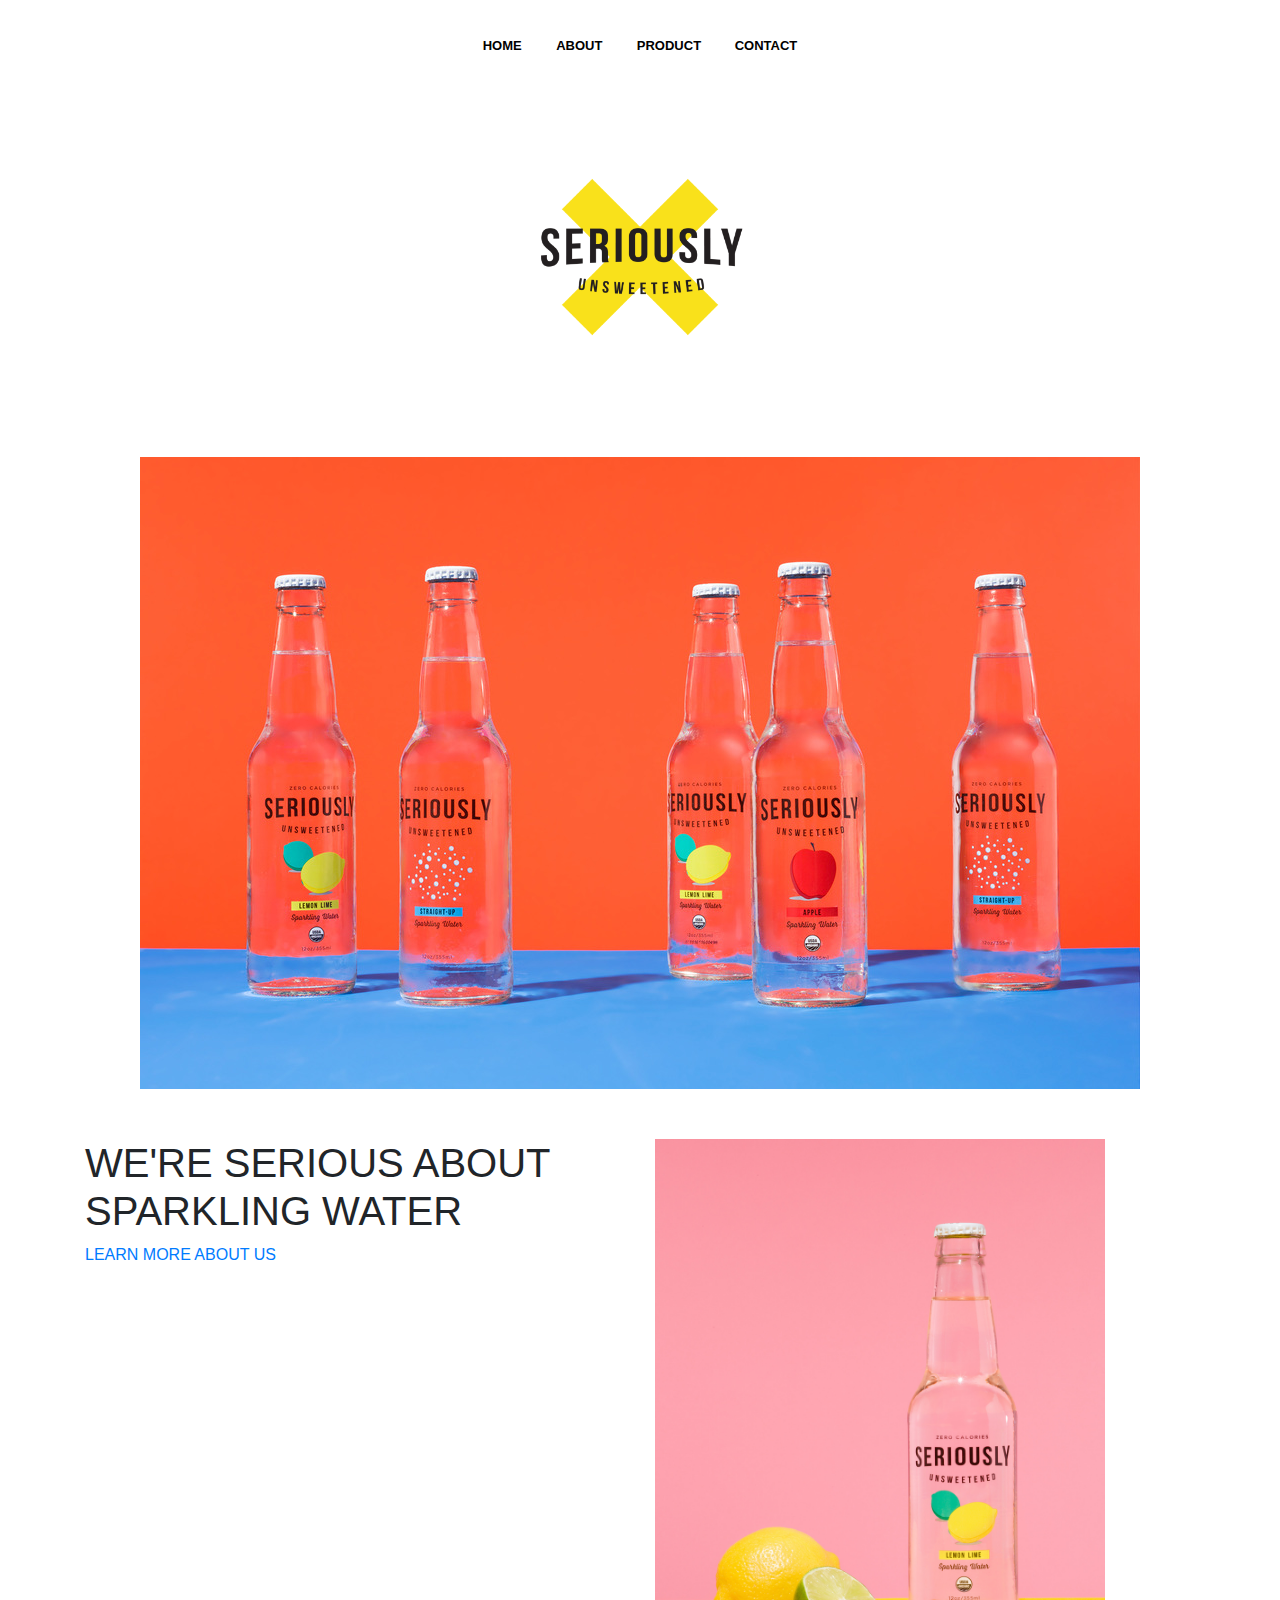
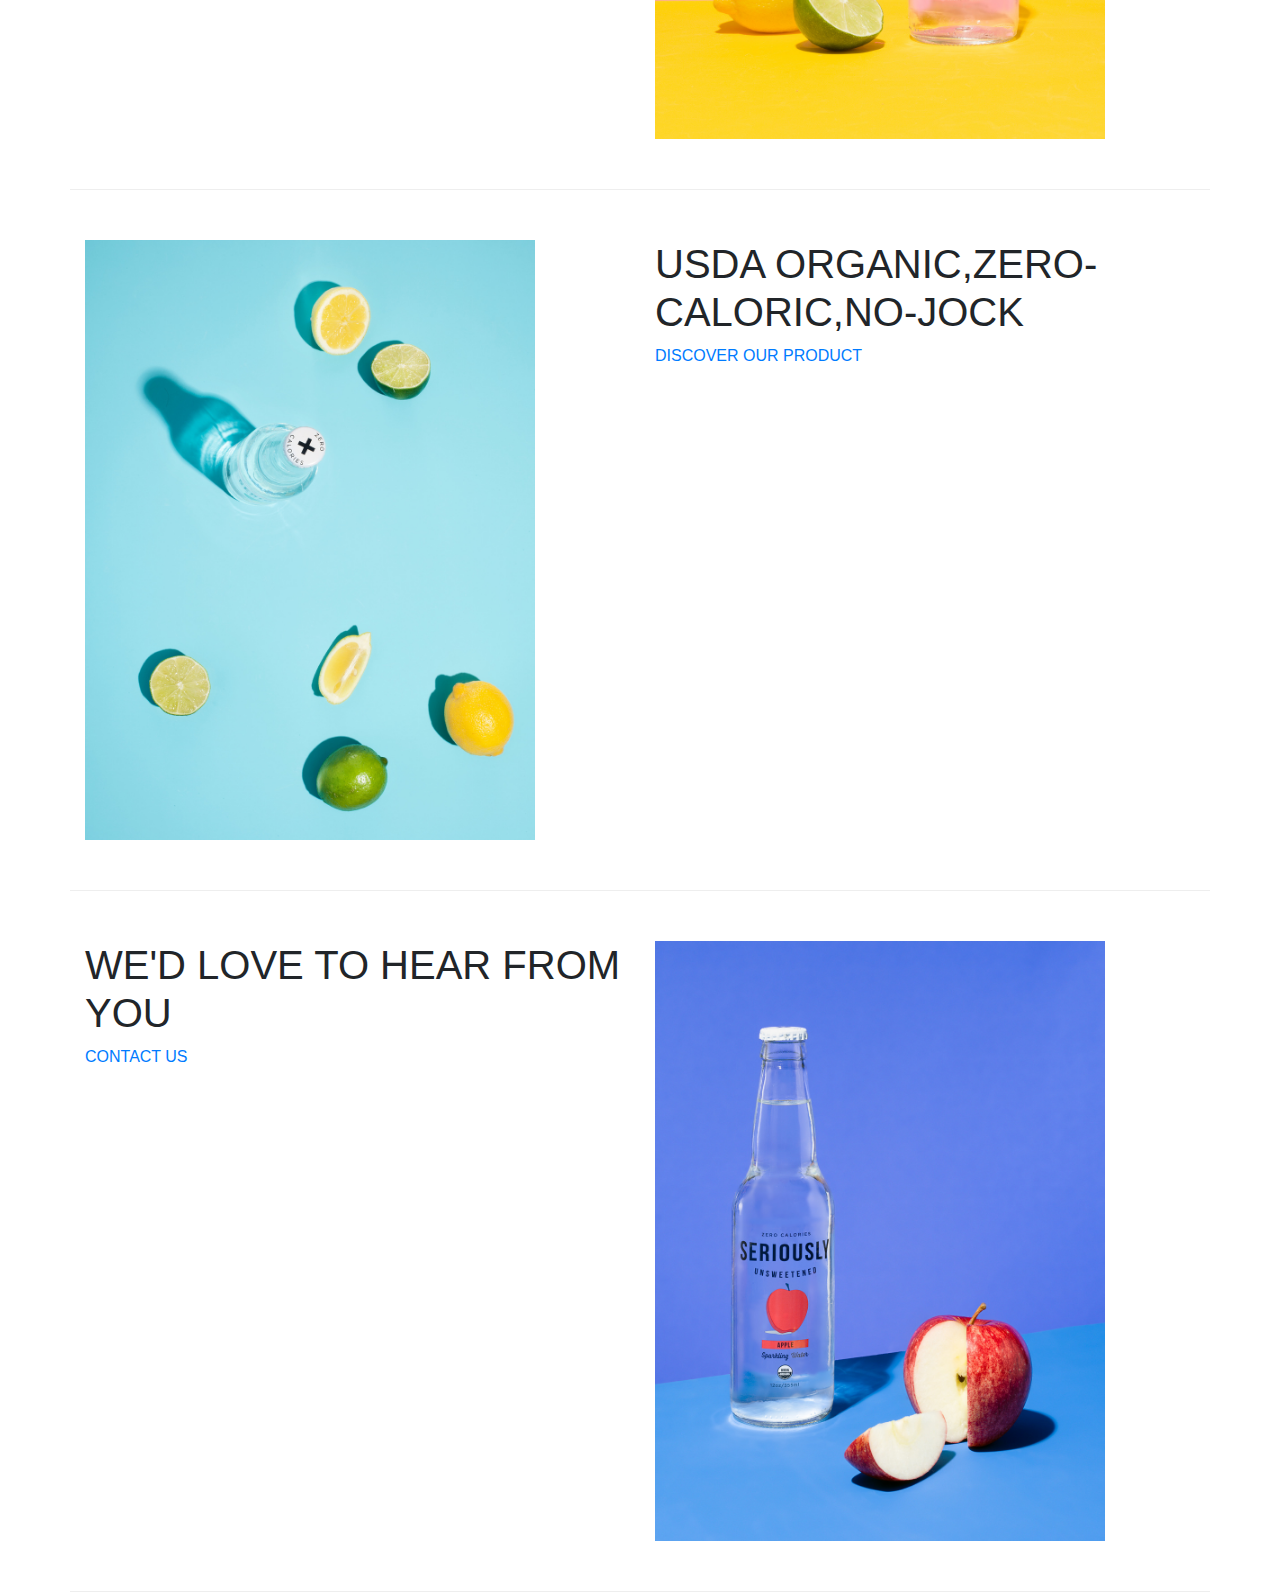
<file: index.html>
<html lang="en">
<head>
    <!-- Required meta tags always come first -->
    <meta charset="utf-8">
    <meta name="viewport" content="width=device-width, initial-scale=1, shrink-to-fit=no">
    <meta http-equiv="x-ua-compatible" content="ie=edge">

    <!-- Bootstrap CSS -->
    <link rel="stylesheet" href="bootstrap.min.css">
    <link rel="stylesheet" href="style.css">
    <title>drink-seriously</title>
</head>
<body>
    <nav class="container">
        <div class="nav">
            <a href="menu.html">
            <div class="menu-icon" id="icons">
                <span class="line"></span>
                <span class="line"></span>
                <span class="line"></span>
            </div></a>
        </div>
        <div class="content-nav">    
            <div class=" justify-content-center">
                <a href="index.html"><h5>home</h5></a>
                <a href="about.html"><h5>about</h5></a>
                <a href="product.html"><h5>product</h5</a>
                <a href="contact.html"><h5>contact</h5></a>
            </div>
        </div>
    </nav>

    <header>
        <div class="container">
            <div class="row justify-content-center head">
                <div class="img-1">
                    <img src="Seriously+Unsweetened.png" alt="">
                </div>
            </div>
        </div>    
    </header>

    <div>
        <div class="container">
            <div class="row justify-content-center">
                <div class="img-3">
                    <img src="SU_Collection.jpg" alt="">
                </div>
            </div>
        </div>
        <div class="container">
            <div class="row row-content justify-content-center">
                <div class="col-sm-6">
                    <h1>WE'RE SERIOUS ABOUT SPARKLING WATER</h1>
                    <a href="about.html">LEARN MORE ABOUT US</a>
                </div>
            
                <div class="col-sm-6">
                    <div class="img-2">
                        <img src="LL_1950wide.jpg" alt="">
                    </div>    
                </div>
            </div>
        </div>

        <div class="container">
            <div class="row row-content justify-content-center">
                <div class="col-sm-6 order-sm-last">
                    <h1>USDA ORGANIC,ZERO-CALORIC,NO-JOCK</h1>
                    <a href="product.html">DISCOVER OUR PRODUCT</a>
                </div> 
                <div class="col-sm-6 order-sm-first">   
                    <div class="img-2">
                        <img src="OVERHEAD_1950wide.jpg" alt="">
                    </div>    
                </div>    
            </div>
        </div>

        <div class="container">
            <div class="row row-content justify-content-center">
                <div class="col-sm-6 ">
                    <h1>WE'D LOVE TO HEAR FROM YOU</h1>
                    <a href="contact">CONTACT US</a>
                </div>
                <div class="col-sm-6 ">
                    <div class="img-2">    
                        <img src="APPLE_1950wide.jpg" alt="">
                    </div>    
                </div>    
            </div>
        </div>
    </div>
    <footer>
        <div class="row">
            <div>
            </div>
        </div>
    </footer>
      <!-- jQuery first, then Popper.js, then Bootstrap JS. -->
      <script src="jquery.slim.min.js"></script>
      <script src="popper.min.js"></script>
      <script src="bootstrap.min.js"></script>
</body>
</html>
</file>
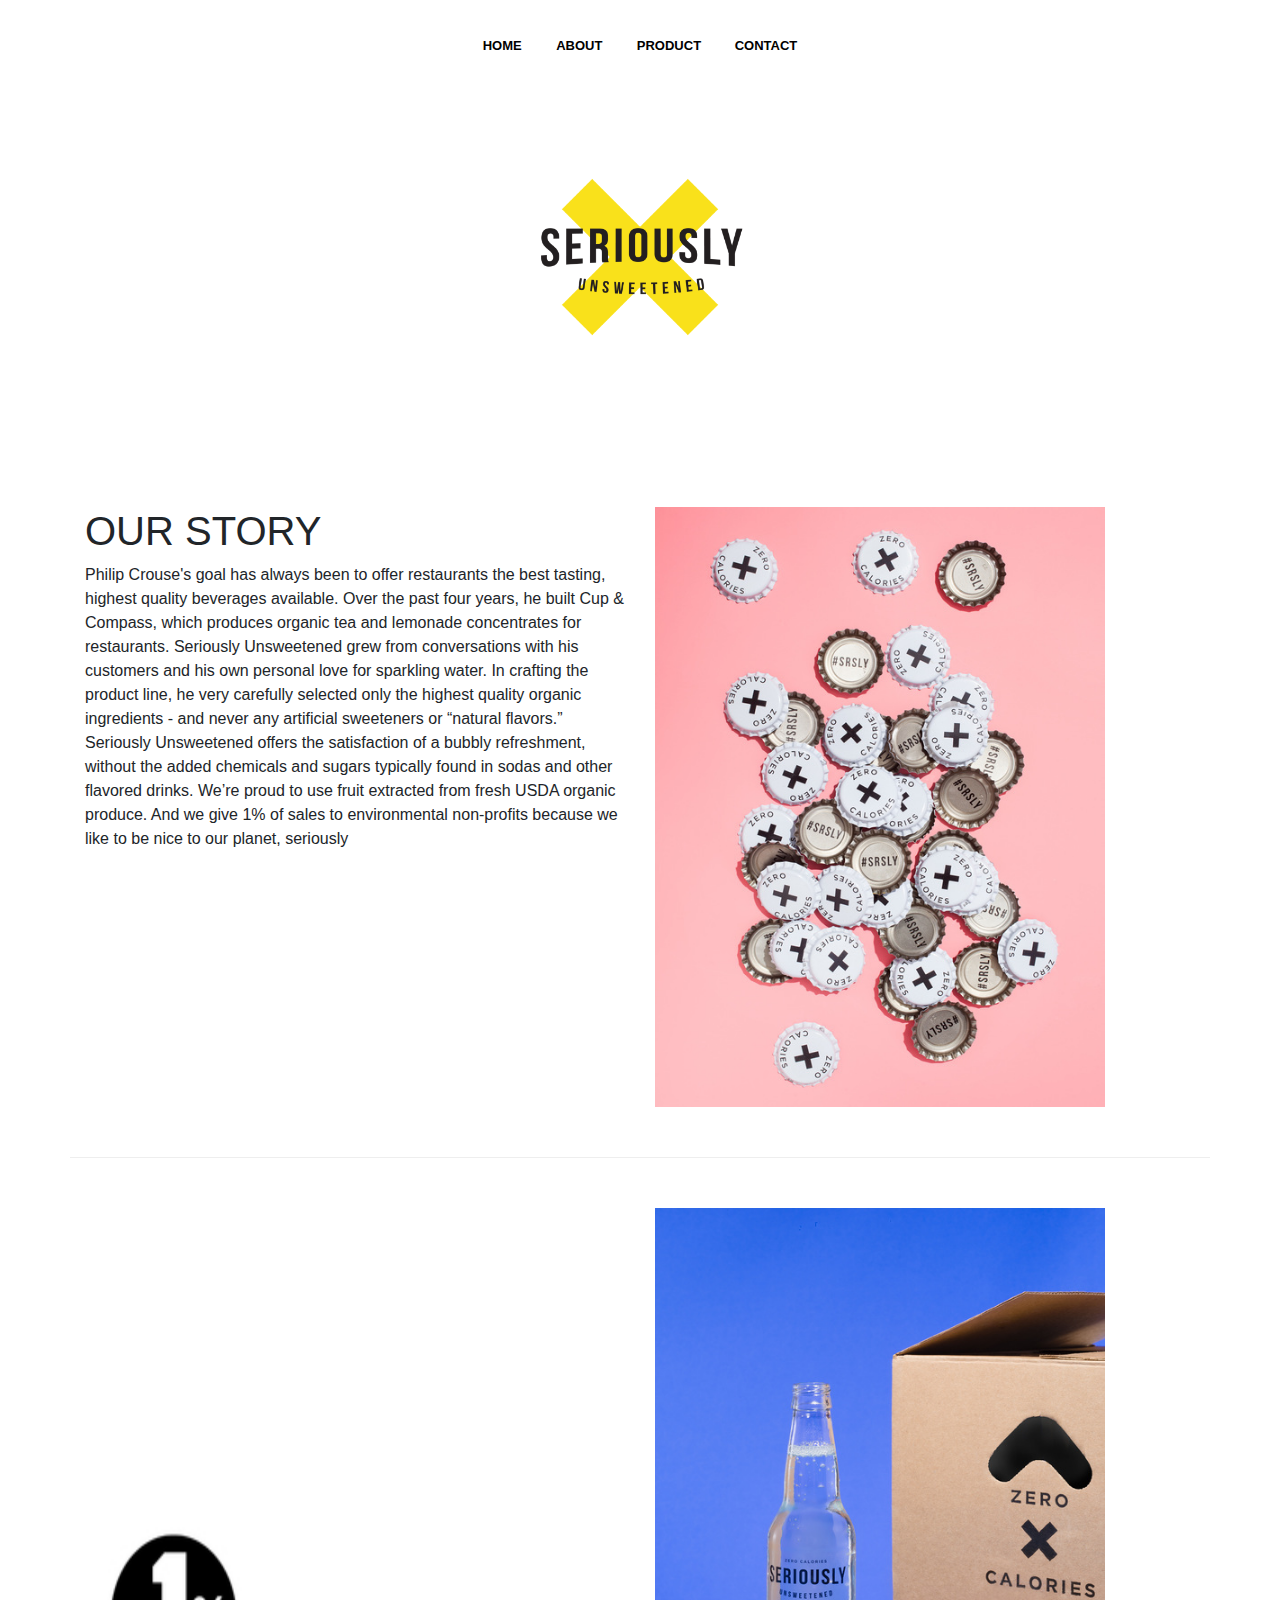
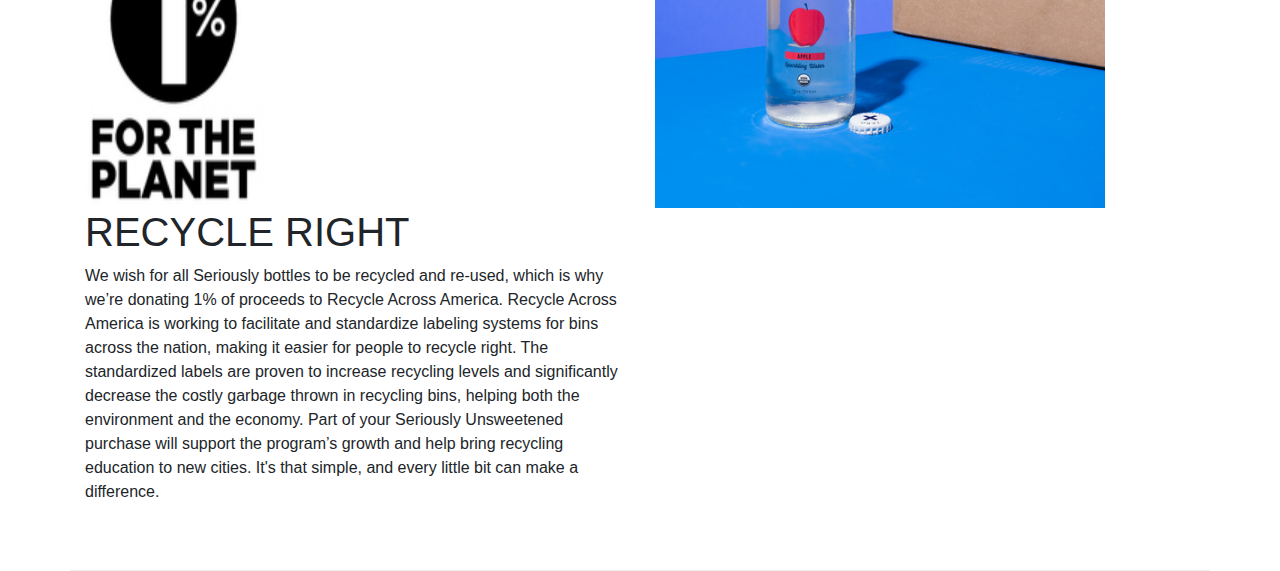
<file: about.html>
<html lang="en">
<head>
    <!-- Required meta tags always come first -->
    <meta charset="utf-8">
    <meta name="viewport" content="width=device-width, initial-scale=1, shrink-to-fit=no">
    <meta http-equiv="x-ua-compatible" content="ie=edge">

    <!-- Bootstrap CSS -->
    <link rel="stylesheet" href="bootstrap.min.css">
    <link rel="stylesheet" href="style.css">
    <title>drink-seriously-about</title>
</head>
<body>
    <nav class="container">
        <div class="nav">
            <a href="menu.html">
            <div class="menu-icon" id="icons">
                <span class="line"></span>
                <span class="line"></span>
                <span class="line"></span>
            </div></a>
        </div>
        <div class="content-nav">    
            <div class=" justify-content-center">
                <a href="index.html"><h5>home</h5></a>
                <a href="about.html"><h5>about</h5></a>
                <a href="product.html"><h5>product</h5</a>
                <a href="contact.html"><h5>contact</h5></a>
            </div>
        </div>
    </nav>

    <header>
        <div class="container">
            <div class="row justify-content-center head">
                <div class="img-1">
                    <img src="Seriously+Unsweetened.png" alt="">
                </div>
            </div>
        </div>    
    </header>

    <div>
        <div class="container">
            <div class="row row-content justify-content-center">
                <div class="col-sm-6">
                    <h1>OUR STORY</h1>
                    <p>Philip Crouse's goal has always been to offer restaurants the best tasting, highest quality beverages available. Over the past four years, he built Cup & Compass, which produces organic tea and lemonade concentrates for restaurants. Seriously Unsweetened grew from conversations with his customers and his own personal love for sparkling water.

                        In crafting the product line, he very carefully selected only the highest quality organic ingredients - and never any artificial sweeteners or “natural flavors.” Seriously Unsweetened offers the satisfaction of a bubbly refreshment, without the added chemicals and sugars typically found in sodas and other flavored drinks. We’re proud to use fruit extracted from fresh USDA organic produce. And we give 1% of sales to environmental non-profits because we like to be nice to our planet, seriously</p>
                </div>
            
                <div class="col-sm-6">
                    <div class="img-4">
                        <img src="image-asset.jpeg" alt="">
                    </div>
                         
                </div>
            </div>
        </div>

        <div class="container">
            <div class="row row-content justify-content-center">
                <div class="col-sm-6 order-sm-last">
                    <div class="img-4">
                        <img src="SHRIMP.jpg" alt="">
                    </div>
                    
                </div> 
                <div class="col-sm-6 order-sm-first">   
                    <div class="img-4">
                        <img src="BLACK-1PERCENT-SMALL-CORNER-01-01.jpg" alt="">
                        <h1>RECYCLE RIGHT</h1>
                        <p>We wish for all Seriously bottles to be recycled and re-used, which is why we’re donating 1% of proceeds to Recycle Across America. Recycle Across America is working to facilitate and standardize labeling systems for bins across the nation, making it easier for people to recycle right. The standardized labels are proven to increase recycling levels and significantly decrease the costly garbage thrown in recycling bins, helping both the environment and the economy. Part of your Seriously Unsweetened purchase will support the program’s growth and help bring recycling education to new cities. It's that simple, and every little bit can make a difference. </p>
                    </div>    
                </div>    
            </div>
        </div>
    </div>
    <footer>
        <div class="row">
            <div>
            </div>
        </div>
    </footer>
      <!-- jQuery first, then Popper.js, then Bootstrap JS. -->
      <script src="jquery.slim.min.js"></script>
      <script src="popper.min.js"></script>
      <script src="bootstrap.min.js"></script>
</body>
</html>
</file>
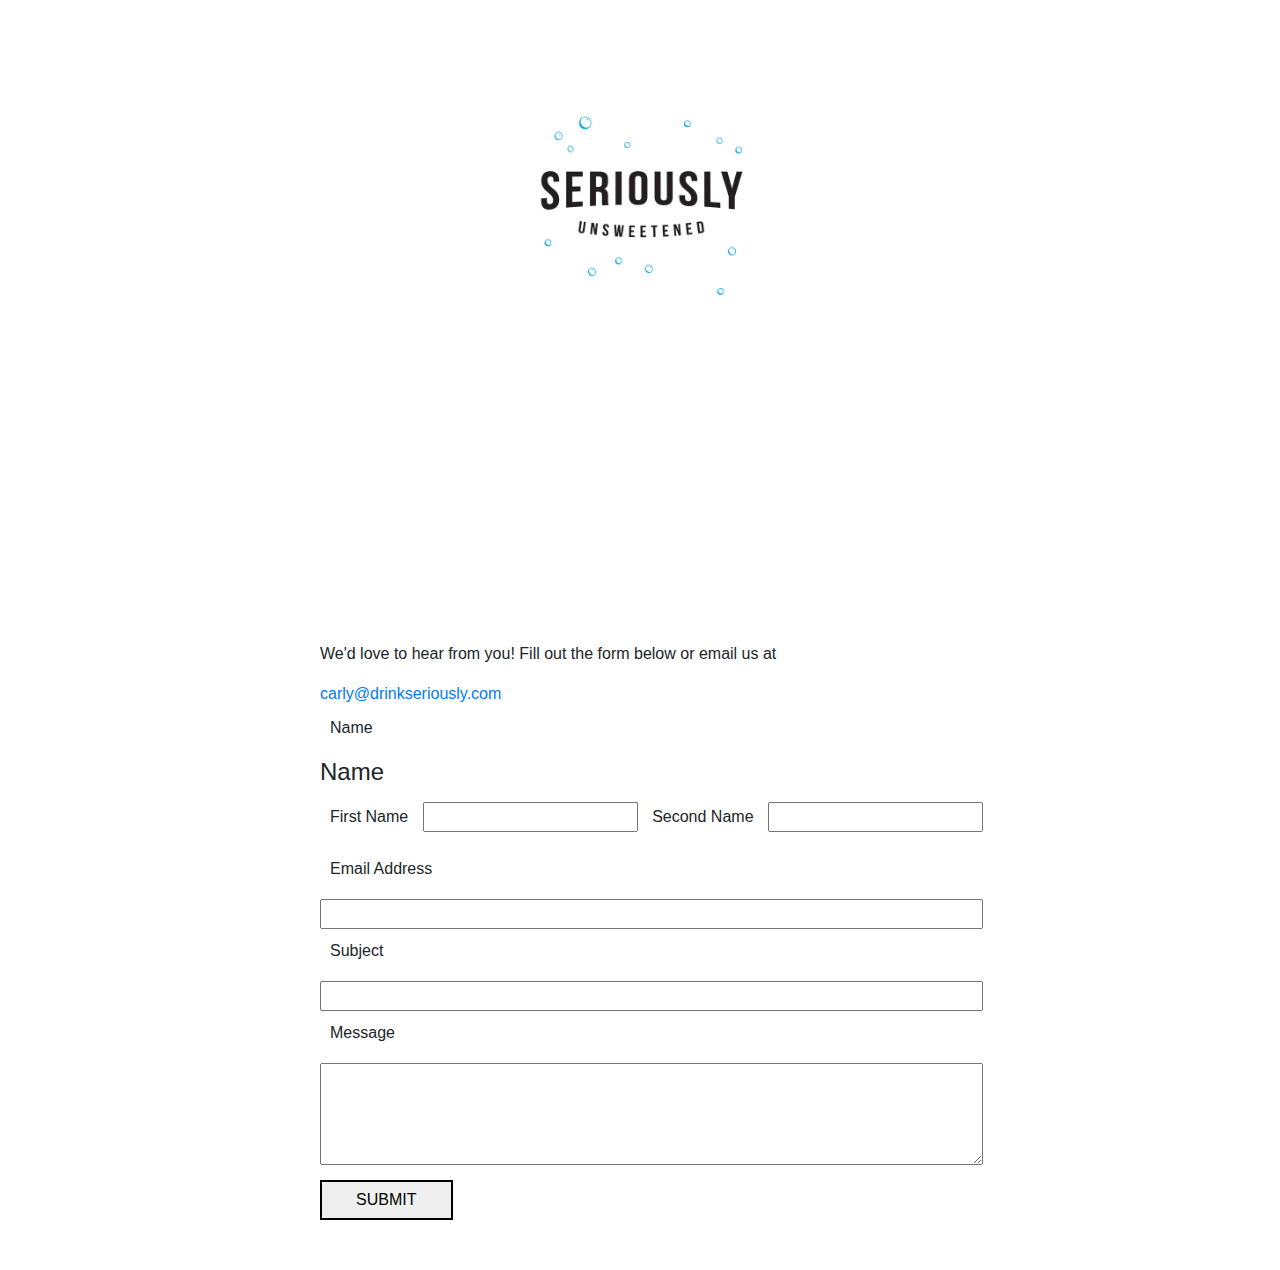
<file: contact.html>
<html lang="en">
<head>
    <!-- Required meta tags always come first -->
    <meta charset="utf-8">
    <meta name="viewport" content="width=device-width, initial-scale=1, shrink-to-fit=no">
    <meta http-equiv="x-ua-compatible" content="ie=edge">

    <!-- Bootstrap CSS -->
    <link rel="stylesheet" href="bootstrap.min.css">
    <link rel="stylesheet" href="style.css">
    <title>drink-seriously</title>
</head>
<body>
    <nav class="container">
        <div class="nav">
            <a href="menu.html">
            <div class="menu-icon" id="icons">
                <span class="line"></span>
                <span class="line"></span>
                <span class="line"></span>
            </div></a>
        </div>
        
    </nav>

    <header>
        <div class="container">
            <div class="row justify-content-center head">
                <div class="img-1">
                    <img src="logo-bubbles-2-01.jpg" alt="">
                </div>
            </div>
        </div>    
    </header>

    <form action="">
        <div class="form justify-content-center">
            <div class="">
                <div>
                    <p>We'd love to hear from you! Fill out the form below or email us at</p>
                    <a href="index.html">carly@drinkseriously.com</a>
                </div>
            </div>
            <div>
                <label for="Name">Name</label>
            </div>
            <div>
                <h4>Name</h4>
                <label for="first-name">First Name</label>
                <input type="text" name="first-name" required>
                <label for="second-name">Second Name</label>
                <input type="text" name="second-name">
            </div>
            <div>
                <label for="email">Email Address</label>
            </div>
            <div>
                <input type="email" name="email" id="email">
            </div>
            <div>
                <label for="subject">Subject</label>
            </div>
            <div>
                <input type="text" name="subject" id="email">
            </div>
            <div>
                <label for="message">Message</label>
            </div>
            <div>
                <textarea name="message" id="email" cols="30" rows="4"></textarea>
            </div>
            <div>
                <a href="contact.html">
                    <input type="submit" name=""value="SUBMIT" id="submit"></a>
            </div>
        </div>    
    </form>

    
    <footer>
        <div class="row">
            <div>
            </div>
        </div>
    </footer>
      <!-- jQuery first, then Popper.js, then Bootstrap JS. -->
      <script src="jquery.slim.min.js"></script>
      <script src="popper.min.js"></script>
      <script src="bootstrap.min.js"></script>
</body>
</html>
</file>
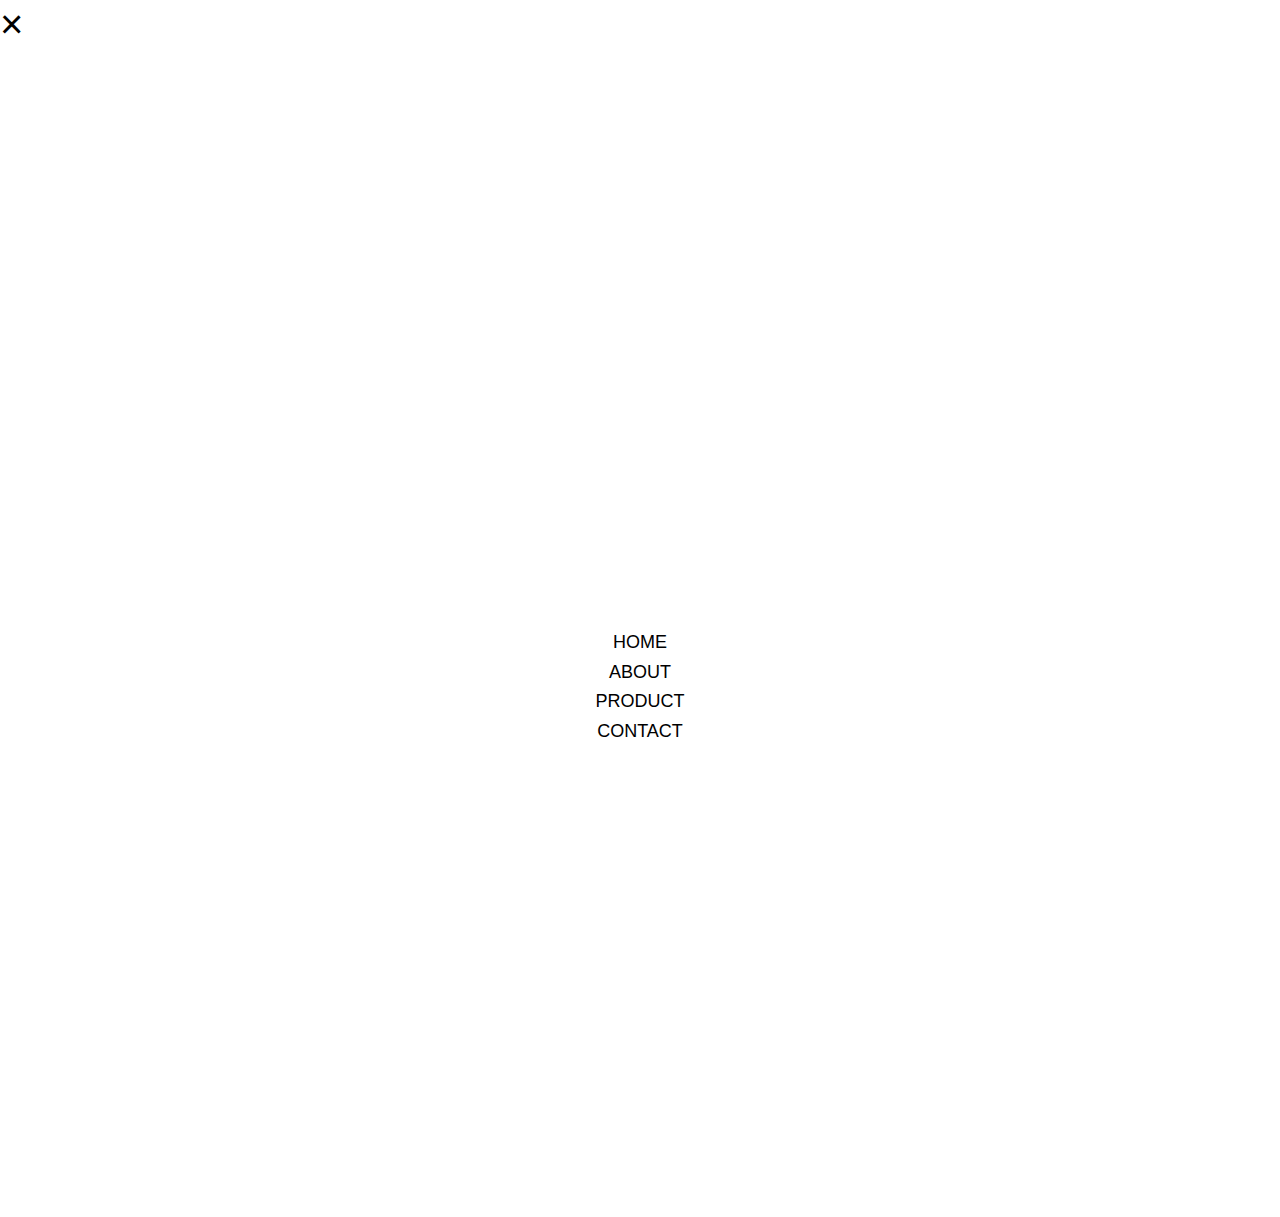
<file: menu.html>
<html lang="en">
<head>
    <!-- Required meta tags always come first -->
    <meta charset="utf-8">
    <meta name="viewport" content="width=device-width, initial-scale=1, shrink-to-fit=no">
    <meta http-equiv="x-ua-compatible" content="ie=edge">

    <!-- Bootstrap CSS -->
    <link rel="stylesheet" href="bootstrap.min.css">
    <link rel="stylesheet" href="style2.css">
    <title>drink-seriously-menu</title>
</head>
<body>
        <nav class="">
            <div class="nav">
                <a href="index.html">
                <h1 class="cancel-icon">×</h1></a>
            </div>
        </nav>
        <div> 
            <div>
                <div class="menu">
                    <a href="index.html">
                    <h3>HOME</h3></a>
                    <a href="about.html">
                    <h3>ABOUT</h3></a>
                    <a href="product.html">
                    <h3>PRODUCT</h3></a>
                    <a href="contact.html">
                    <h3>CONTACT</h3></a>
                    
                </div>
            </div>
        </div>


        
      <!-- jQuery first, then Popper.js, then Bootstrap JS. -->
      <script src="jquery.slim.min.js"></script>
      <script src="popper.min.js"></script>
      <script src="bootstrap.min.js"></script>
</body>
</html>
</file>
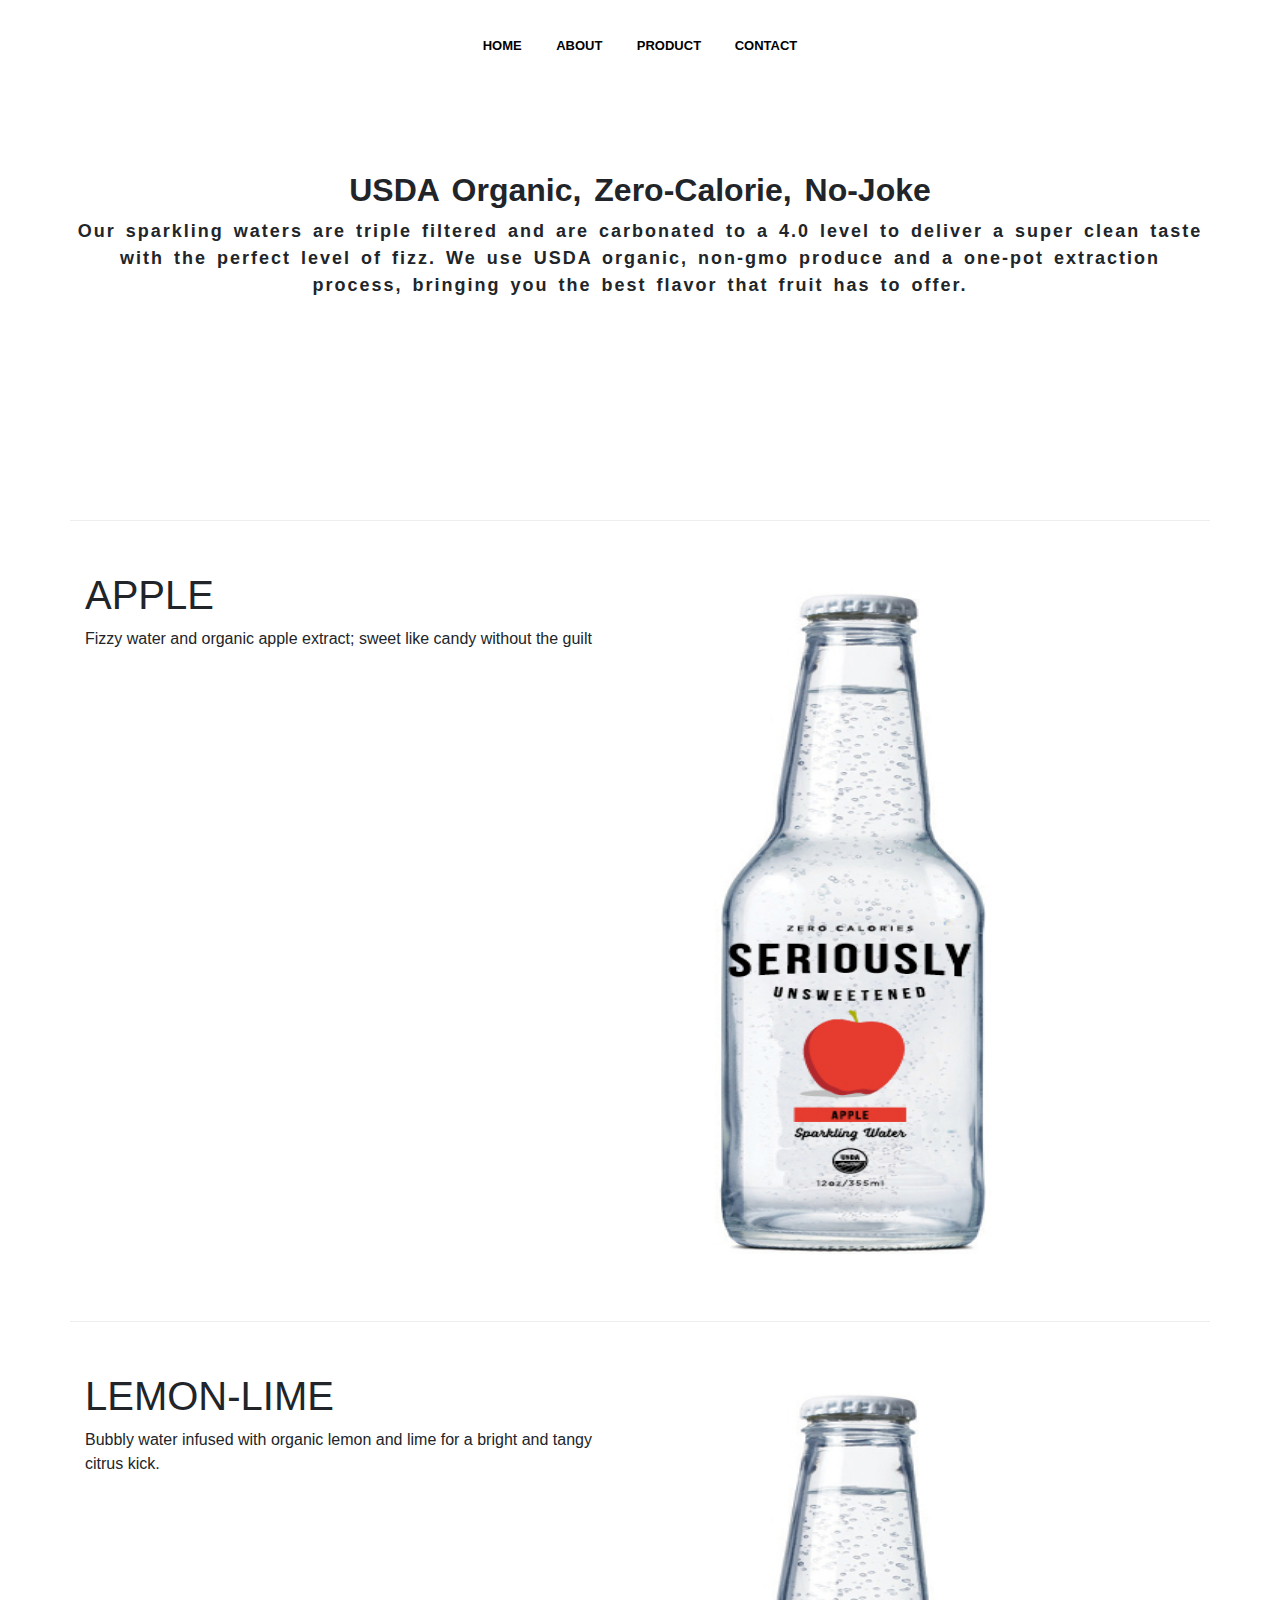
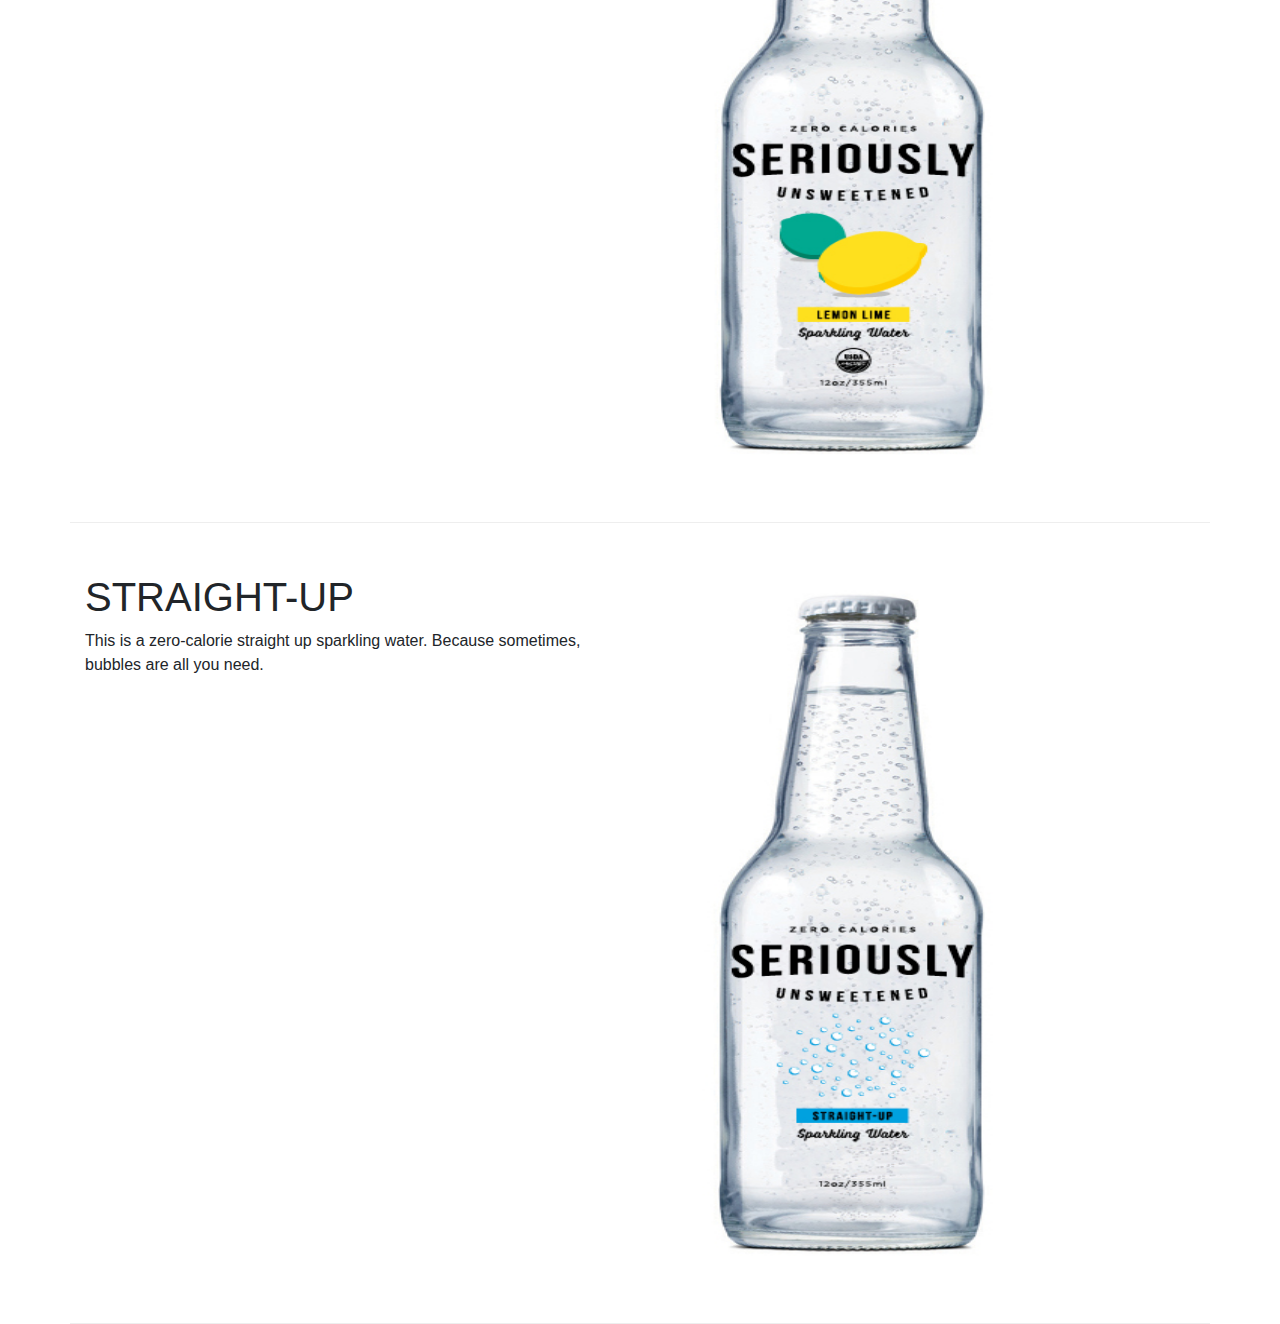
<file: product.html>
<html lang="en">
<head>
    <!-- Required meta tags always come first -->
    <meta charset="utf-8">
    <meta name="viewport" content="width=device-width, initial-scale=1, shrink-to-fit=no">
    <meta http-equiv="x-ua-compatible" content="ie=edge">

    <!-- Bootstrap CSS -->
    <link rel="stylesheet" href="bootstrap.min.css">
    <link rel="stylesheet" href="style.css">
    <title>drink-seriously-product</title>
</head>
<body>
    <nav class="container">
        <div class="nav">
            <a href="menu.html">
            <div class="menu-icon" id="icons">
                <span class="line"></span>
                <span class="line"></span>
                <span class="line"></span>
            </div></a>
        </div>
        <div class="content-nav">    
            <div class="justify-content-center">
                <a href="index.html"><h5>home</h5></a>
                <a href="about.html"><h5>about</h5></a>
                <a href="product.html"><h5>product</h5</a>
                <a href="contact.html"><h5>contact</h5></a>
            </div>
        </div>
    </nav>

    <header>
        <div class="container top">
            <div class="row row-content justify-content-center">
                <div class="title justify-content-center text">
                    <h2>USDA Organic, Zero-Calorie, No-Joke</h2>
                    <p>Our sparkling waters are triple filtered and
                        are carbonated to a 4.0 level to deliver a
                        super clean taste with the perfect level of fizz. 
                        We use USDA organic, non-gmo produce
                        and a one-pot extraction process, bringing you
                        the best flavor that fruit has to offer.</p>
                </div>
            </div>
        </div>    
    </header>

    <div>
        <div class="container">
            <div class="row row-content justify-content-center">
                <div class="col-sm-6 ">
                    <h1>APPLE</h1>
                    <p>Fizzy water and organic apple extract; sweet like candy without the guilt</p>
                </div>
            
                <div class="col-sm-6">
                    <div class="img-5">
                        <img src="image-asset (1).jpeg" alt="">
                    </div>
                         
                </div>
            </div>
        </div>
        <div class="container">
            <div class="row row-content justify-content-center">
               
                <div class="col-sm-6">
                    <h1>LEMON-LIME</h1>
                    <p>Bubbly water infused with organic lemon and lime for a bright and tangy citrus kick.</p>
                </div>

                
                <div class="col-sm-6">
                    <div class="img-5">
                        <img src="image-asset (2).jpeg" alt="">
                    </div>
                         
                </div>
            
            </div>
        </div>

        <div class="container">
            <div class="row row-content justify-content-center">
                <div class="col-sm-6">
                    <h1>STRAIGHT-UP</h1>
                    <p>This is a zero-calorie straight up sparkling water. Because sometimes, bubbles are all you need.</p>
                </div>
            
                <div class="col-sm-6">
                    <div class="img-5">
                            <img src="image-asset (5).jpeg" alt="">   
                    </div>
                         
                </div>
            </div>
        </div>

    
    </div>
    <footer>
        <div class="">
            <div>
            </div>
        </div>
    </footer>

       
      <!-- jQuery first, then Popper.js, then Bootstrap JS. -->
      <script src="jquery.slim.min.js"></script>
      <script src="popper.min.js"></script>
      <script src="bootstrap.min.js"></script>
</body>
</html>
</file>
<file: style.css>
body{
    font-family: Verdana, Geneva,sans-serif;
}
.content-nav h5{
    display: inline;
    font-size:small;
    font-weight: 750;
    
}
.content-nav{
    word-spacing: 30px;
    justify-content: center;
    text-align: center;
    text-transform: uppercase;
    margin-top: 3%;
    
}
.content-nav a{
    color: black;
}

.head{
    padding:90px 0px 90px 0px;
}

.img-1 img{
    width: 220px;
    height: 220px;
}
.img-2 img{
    width: 450px;
    height: 600px;
}
.img-4 img{
    width: 450px;
    height: 600px;
}

.row-content{
    padding: 50px 0px 50px 0px;
    border-bottom: 1px ridge;
    min-height: 400px;
}

.img-3 img{
    width: 100%;
}
.nav{
    display: none;
}

.title {
    text-align: center;
}
.img-5 img{
    width: 400px;
    height: 700px;
}

.text p{
    letter-spacing: 2px;
    font-weight: bolder;
    word-spacing: 3px;
    font-size: large;
}
.text h2{
    font-weight: bold;
    word-spacing:4px ;
}
.top{
    margin-top: 5%;
}
.form {
    padding-top: 40%;
    left: 50%;
    top: 50%;
    margin-left: -25%;
    position: absolute;
    margin-top: -25%;
}

label{
    padding: 10px;
}
#email{
    width: 100%;
}

#submit{
    margin: 15px 0px 50px 0;
    border: 2px solid black;
    width: 20%;
    height: 40px
}
#submit:hover{
    background-color: #333131;
    color: #fff;
}
@media(max-width:750px){
    .img-2 img{
        width: 100%;
        height: 400px;
        padding-left: 30px;
    }
    .img-4 img{
        width: 100%;
        height: 400px;
    }
    .img-5 img{
        width: 100%;
    }
    .img-6{
        width: 50%;
        height: 50%;
    }

    h1{
        font-size:x-large;
        font-weight: bolder;
    }
    .content-nav{
        display: none;
    }
    .nav{
        display: contents;
    }
    .nav .menu-icon > .line {
        background-color: #292929;
        height: 3px;
        display: block;
        width: 30px;
        margin-top:5%;

    }
    
    .menu-icon > .line + .line {
        margin-top: 5px;
    }


    .form {
    padding-top: 40%;
    left: 0%;
    top: 50%;
    margin-left: 0%;
    position: absolute;
    margin-top: 0%;
    padding: 0px 10px 0px 10px;
    display:list-item;
}
#email{
    width: 100%;
}

#submit{
    margin: 15px 0px 50px 0;
    border: 2px solid black;
    width: 40%;
    height: 40px
}
label{
    padding: 20px;
}

}
</file>
<file: style2.css>
body{
    background-color: white;
}
.menu {
    text-align: center;
    margin-top: 45%;
}
.menu{
    background: white;
    color: black;
    height: 65%;
    
}
a{
    color: black;
}
.menu h3{
    font-family: 'Segoe UI', Tahoma, Geneva, Verdana, sans-serif;
    font-size: large;
}
.cancel-icon{
    float: left;; 
    cursor:pointer;
    color: black;
}
@media(max-width:400px){
    .content-nav{
        display: none;
    }
    .nav .cancel-icon{
        margin-left: 10px;

    }
    .cancel-icon {
        margin-left: 10px;
    }

}
</file>
